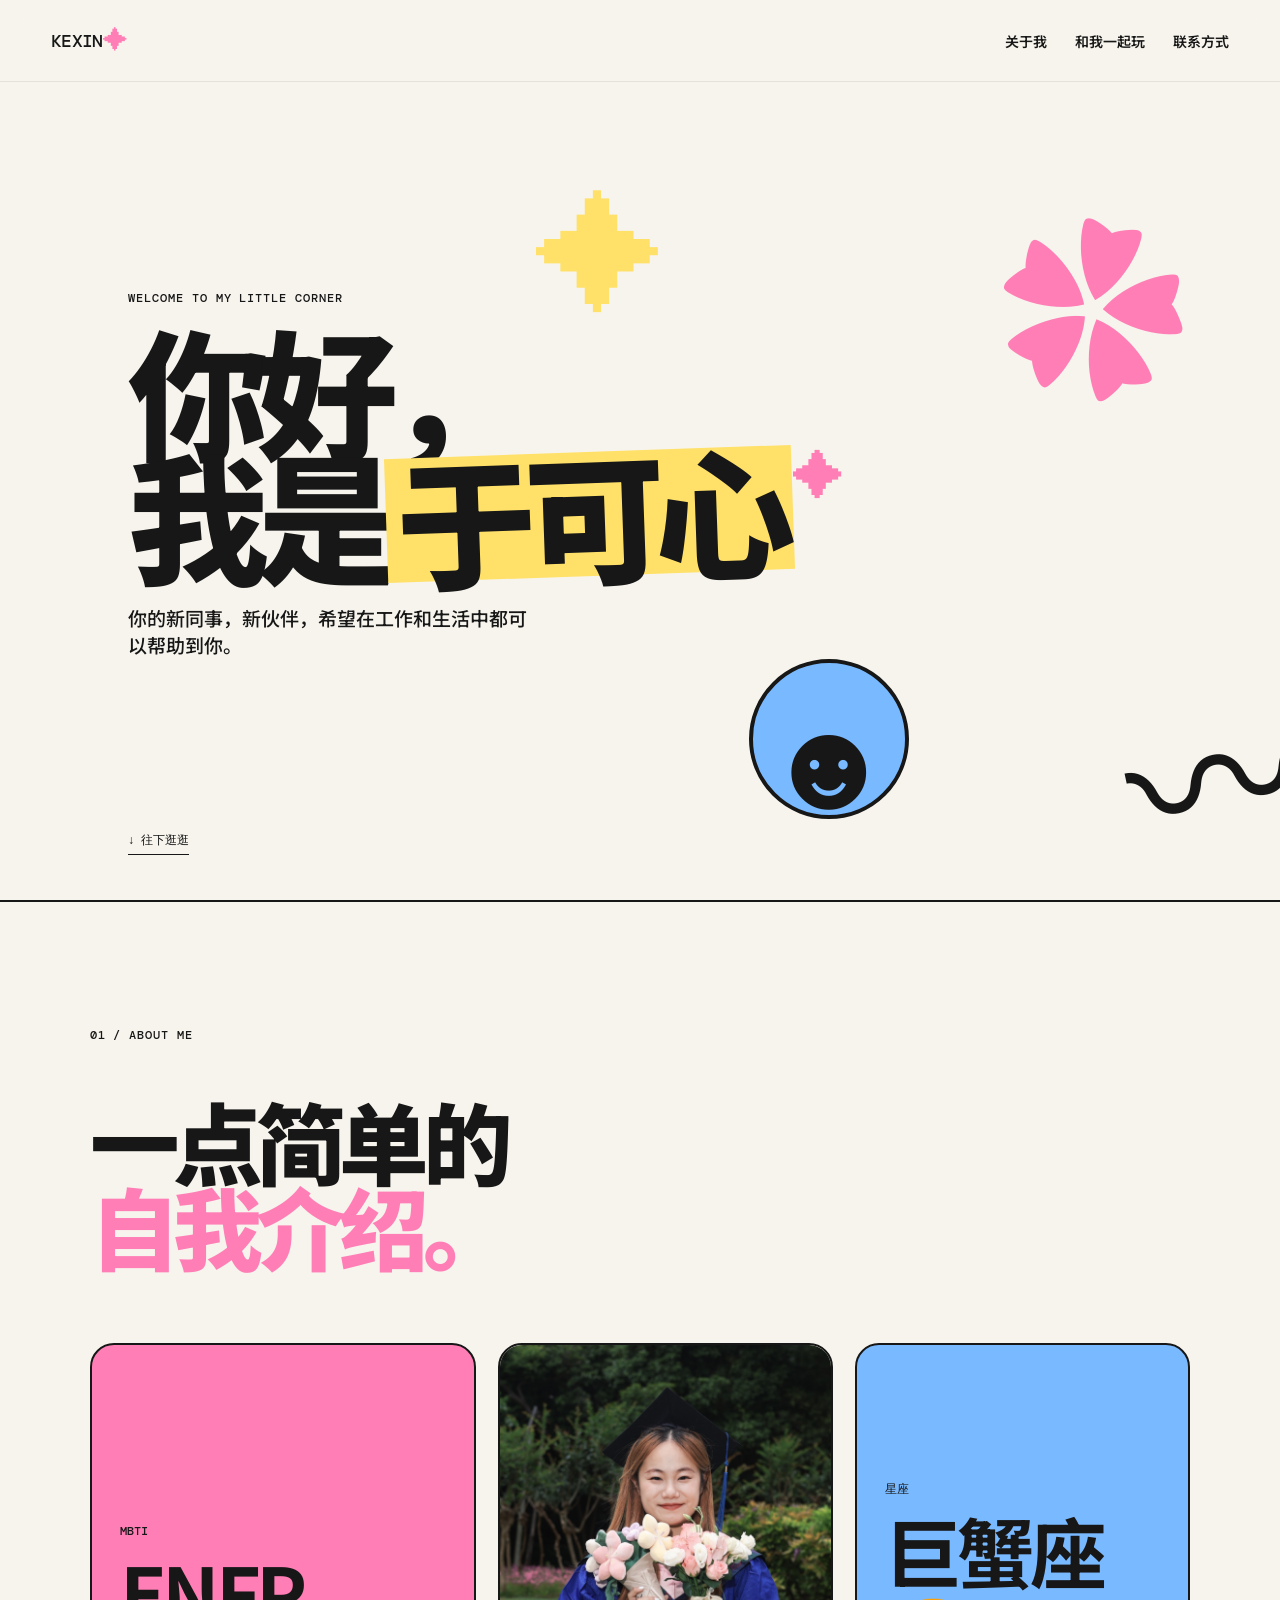
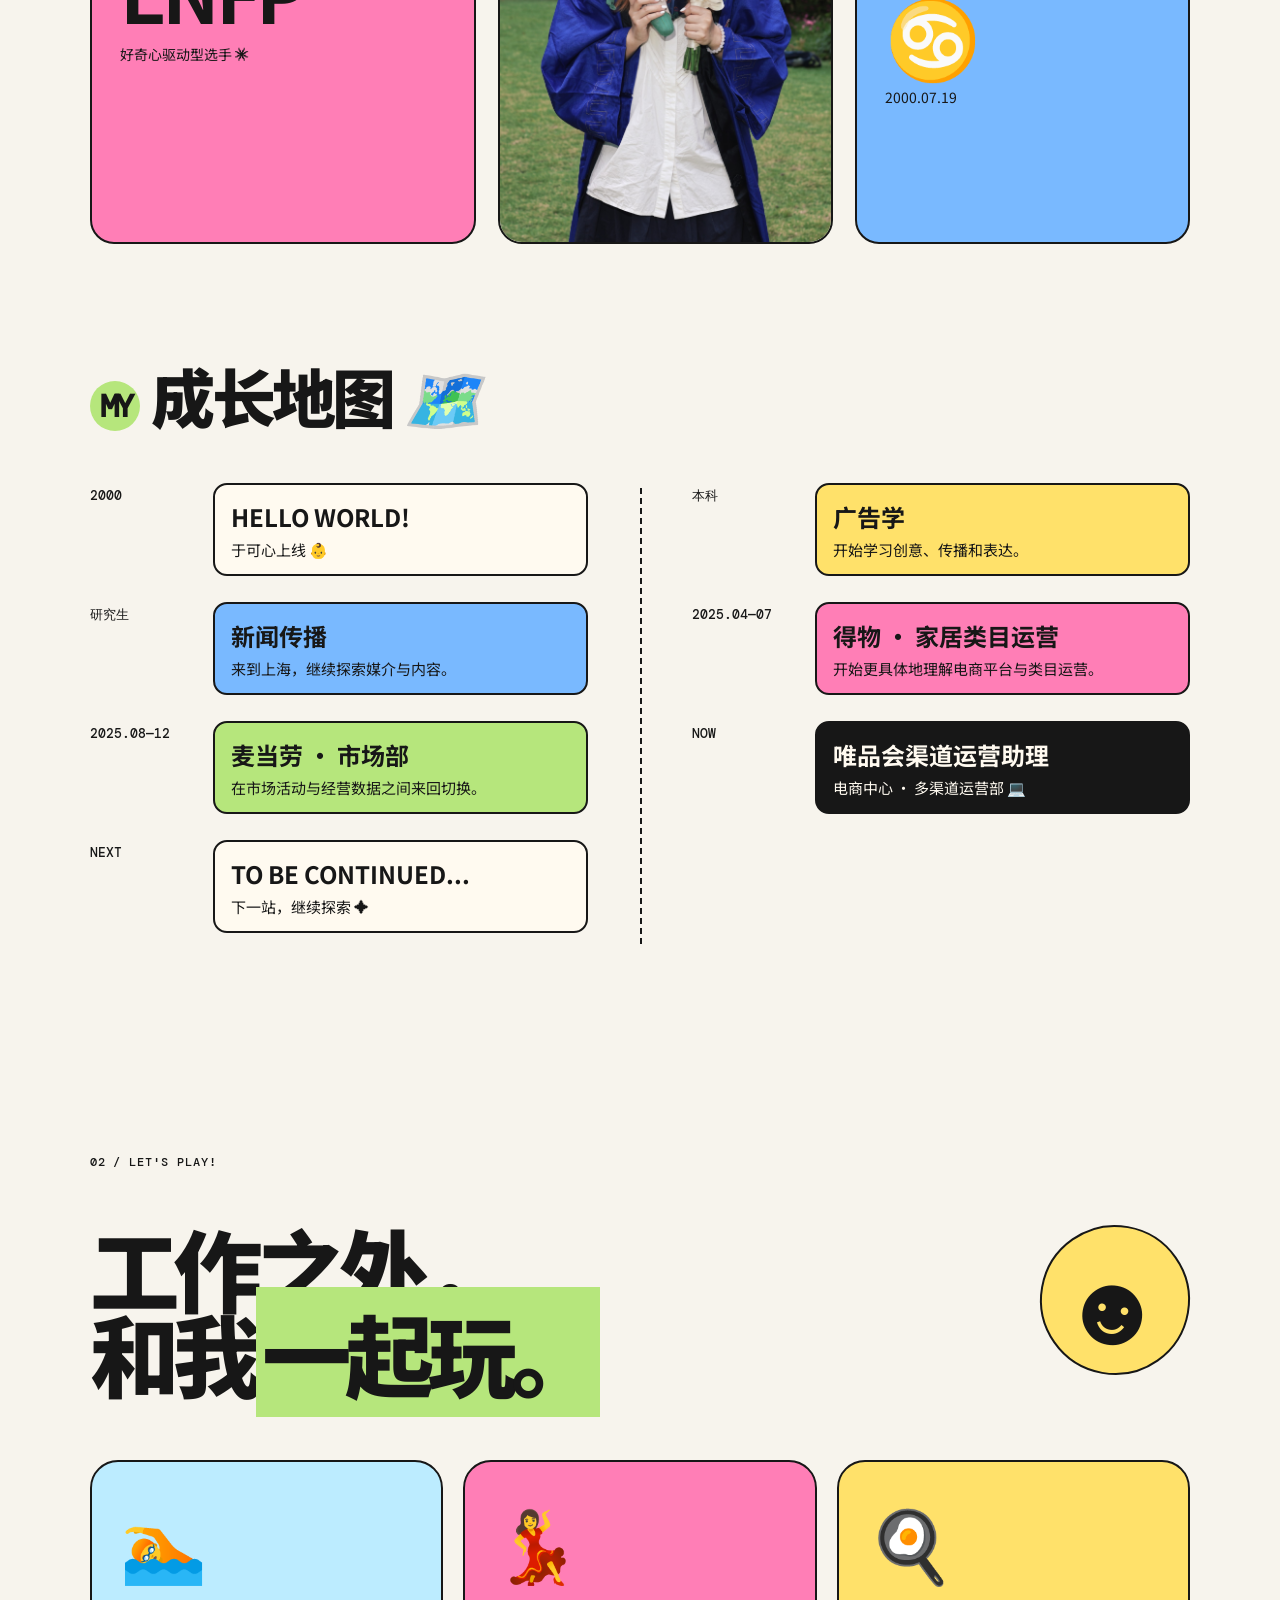
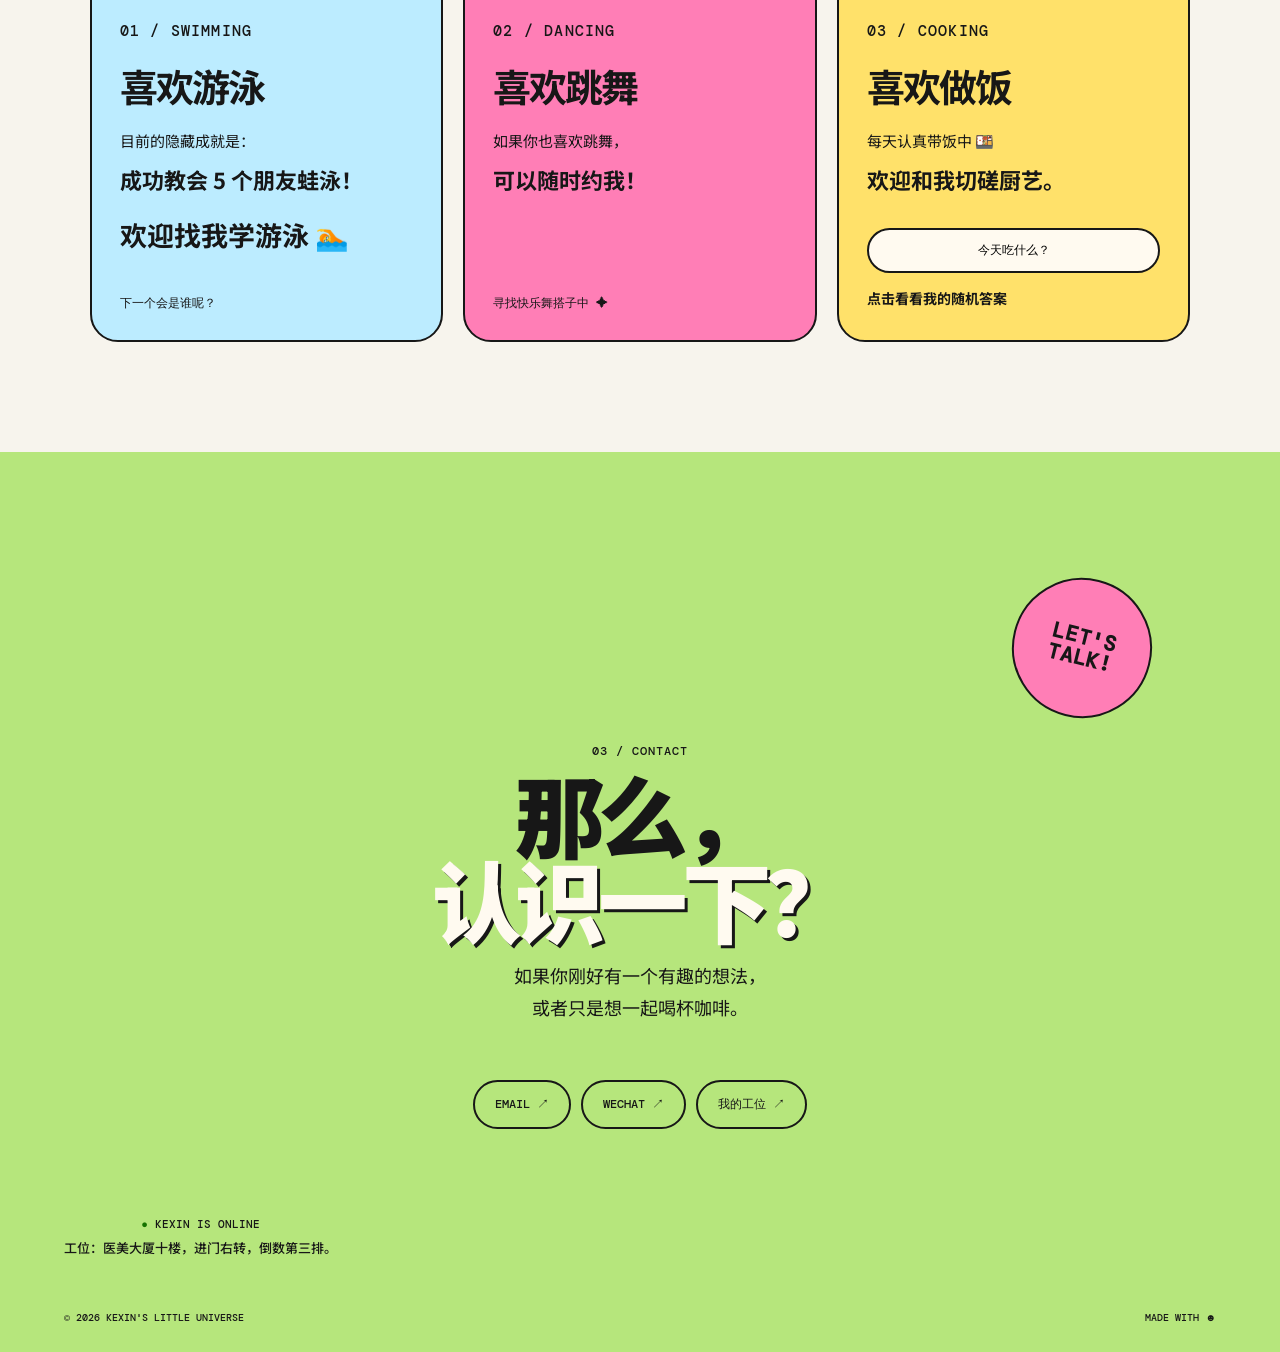
<file: index.html>
<!DOCTYPE html>
<html lang="zh-CN">
<head>
  <meta charset="UTF-8" />
  <meta name="viewport" content="width=device-width, initial-scale=1.0" />
  <title>于可心 · Personal Website</title>
  <meta name="description" content="于可心的个人网站" />
  <link rel="stylesheet" href="style.css" />
</head>
<body>
  <div class="cursor-dot"></div>

  <header class="site-header">
    <a class="logo" href="#home">KEXIN<span>✦</span></a>
    <button class="menu-toggle" aria-label="打开菜单">MENU ☻</button>
    <nav>
      <a href="#about">关于我</a>
      <a href="#play">和我一起玩</a>
      <a href="#contact">联系方式</a>
    </nav>
  </header>

  <main>
    <section id="home" class="hero section">
      <div class="hero-copy">
        <p class="eyebrow">WELCOME TO MY LITTLE CORNER</p>
        <h1>你好，<br>我是<span>于可心</span><i>✦</i></h1>
        <p class="hero-sub">你的新同事，新伙伴，希望在工作和生活中都可以帮助到你。</p>
      </div>
      <div class="hero-shapes" aria-hidden="true">
        <div class="shape flower">✿</div>
        <div class="shape bubble">☻</div>
        <div class="shape star">✦</div>
        <div class="shape squiggle">〰</div>
      </div>
      <a class="scroll-link" href="#about">↓ 往下逛逛</a>
    </section>

    <section id="about" class="section about">
      <div class="section-label">01 / ABOUT ME</div>
      <div class="about-head">
        <h2>一点简单的<br><span>自我介绍。</span></h2>
      </div>

      <div class="profile-grid">
        <article class="fact-card rotate-left">
          <span>MBTI</span>
          <strong>ENFP</strong>
          <small>好奇心驱动型选手 ✷</small>
        </article>
        <article class="fact-card photo-card">
          <img src="IMG_9147(2).JPG" alt="于可心毕业照片">
        </article>
        <article class="fact-card rotate-right">
          <span>星座</span>
          <strong>巨蟹座 ♋</strong>
          <small>2000.07.19</small>
        </article>
      </div>

      <div class="timeline-wrap">
        <div class="timeline-title"><span>MY</span> 成长地图 <i>🗺️</i></div>
        <div class="timeline compact-timeline">
          <article class="timeline-item">
            <div class="year">2000</div>
            <div class="timeline-content"><h3>HELLO WORLD!</h3><p>于可心上线 👶</p></div>
          </article>
          <article class="timeline-item">
            <div class="year">本科</div>
            <div class="timeline-content"><h3>广告学</h3><p>开始学习创意、传播和表达。</p></div>
          </article>
          <article class="timeline-item">
            <div class="year">研究生</div>
            <div class="timeline-content"><h3>新闻传播</h3><p>来到上海，继续探索媒介与内容。</p></div>
          </article>
          <article class="timeline-item">
            <div class="year">2025.04—07</div>
            <div class="timeline-content"><h3>得物 · 家居类目运营</h3><p>开始更具体地理解电商平台与类目运营。</p></div>
          </article>
          <article class="timeline-item">
            <div class="year">2025.08—12</div>
            <div class="timeline-content"><h3>麦当劳 · 市场部</h3><p>在市场活动与经营数据之间来回切换。</p></div>
          </article>
          <article class="timeline-item now">
            <div class="year">NOW</div>
            <div class="timeline-content"><h3>唯品会渠道运营助理</h3><p>电商中心 · 多渠道运营部 💻</p></div>
          </article>
          <article class="timeline-item future">
            <div class="year">NEXT</div>
            <div class="timeline-content"><h3>TO BE CONTINUED...</h3><p>下一站，继续探索 ✦</p></div>
          </article>
        </div>
      </div>
    </section>

    <section id="play" class="section play">
      <div class="section-label">02 / LET'S PLAY!</div>
      <div class="play-title">
        <h2>工作之外，<br>和我<span>一起玩。</span></h2>
        <div class="smiley">☻</div>
      </div>
      <div class="play-grid">
        <article class="play-card swim">
          <div class="card-icon">🏊</div>
          <p class="mini">01 / SWIMMING</p>
          <h3>喜欢游泳</h3>
          <p>目前的隐藏成就是：</p>
          <strong>成功教会 5 个朋友蛙泳！</strong>
          <b class="learn-swim">欢迎找我学游泳 🏊</b>
          <small>下一个会是谁呢？</small>
        </article>
        <article class="play-card dance">
          <div class="card-icon">💃</div>
          <p class="mini">02 / DANCING</p>
          <h3>喜欢跳舞</h3>
          <p>如果你也喜欢跳舞，</p>
          <strong>可以随时约我！</strong>
          <small>寻找快乐舞搭子中 ✦</small>
        </article>
        <article class="play-card cook">
          <div class="card-icon">🍳</div>
          <p class="mini">03 / COOKING</p>
          <h3>喜欢做饭</h3>
          <p>每天认真带饭中 🍱</p>
          <strong>欢迎和我切磋厨艺。</strong>
          <button id="mealButton">今天吃什么？</button>
          <div id="mealResult" class="meal-result">点击看看我的随机答案</div>
        </article>
      </div>
    </section>

    <section id="contact" class="section contact">
      <div class="contact-sticker">LET'S<br>TALK!</div>
      <p class="eyebrow">03 / CONTACT</p>
      <h2>那么，<br><span>认识一下？</span></h2>
      <p class="contact-copy">如果你刚好有一个有趣的想法，<br>或者只是想一起喝杯咖啡。</p>
      <div class="contact-links">
        <a href="mailto:ykx20000729@163.com">EMAIL ↗</a>
        <a href="tel:15516280926">WECHAT ↗</a>
        <a href="#" onclick="return false;">我的工位 ↗</a>
      </div>
      <div class="online">● KEXIN IS ONLINE <span>工位：医美大厦十楼，进门右转，倒数第三排。</span></div>
      <footer>© 2026 KEXIN'S LITTLE UNIVERSE <span>MADE WITH ☻</span></footer>
    </section>
  </main>

  <script src="script.js"></script>
</body>
</html>
</file>
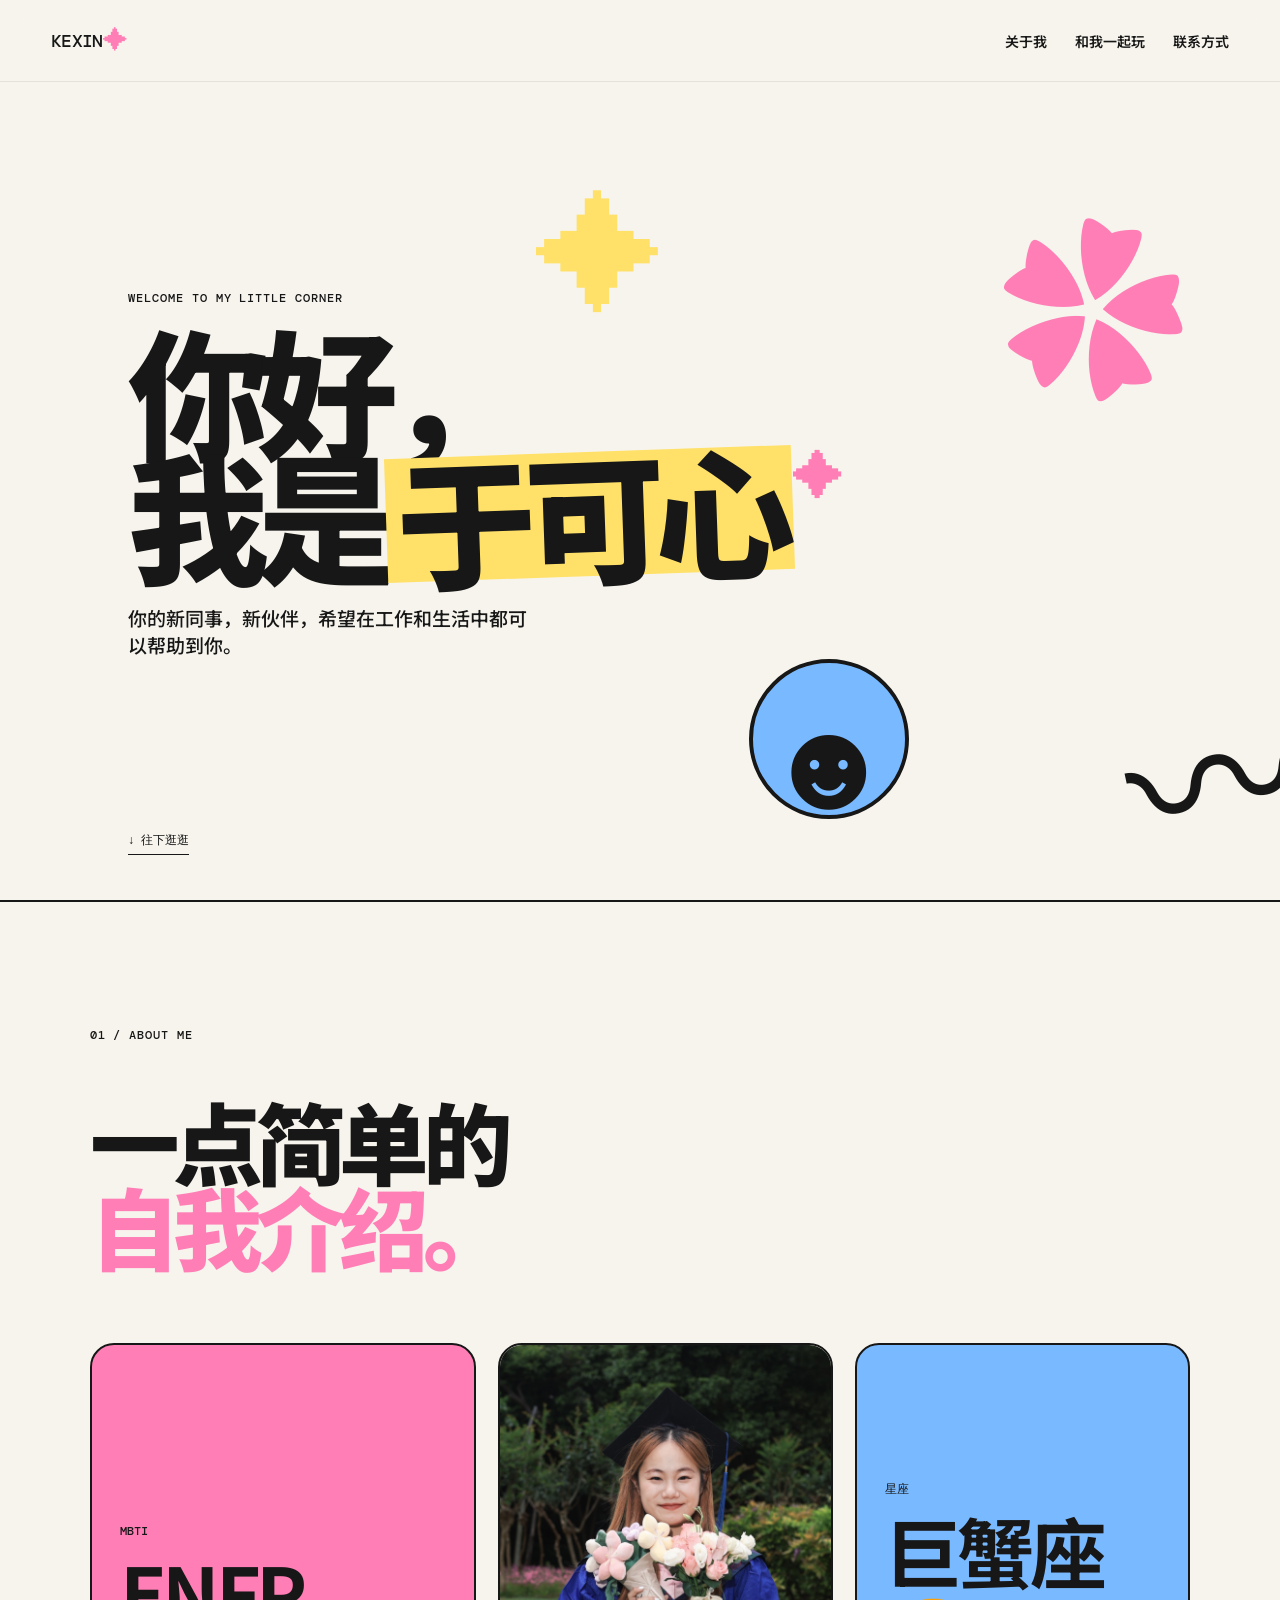
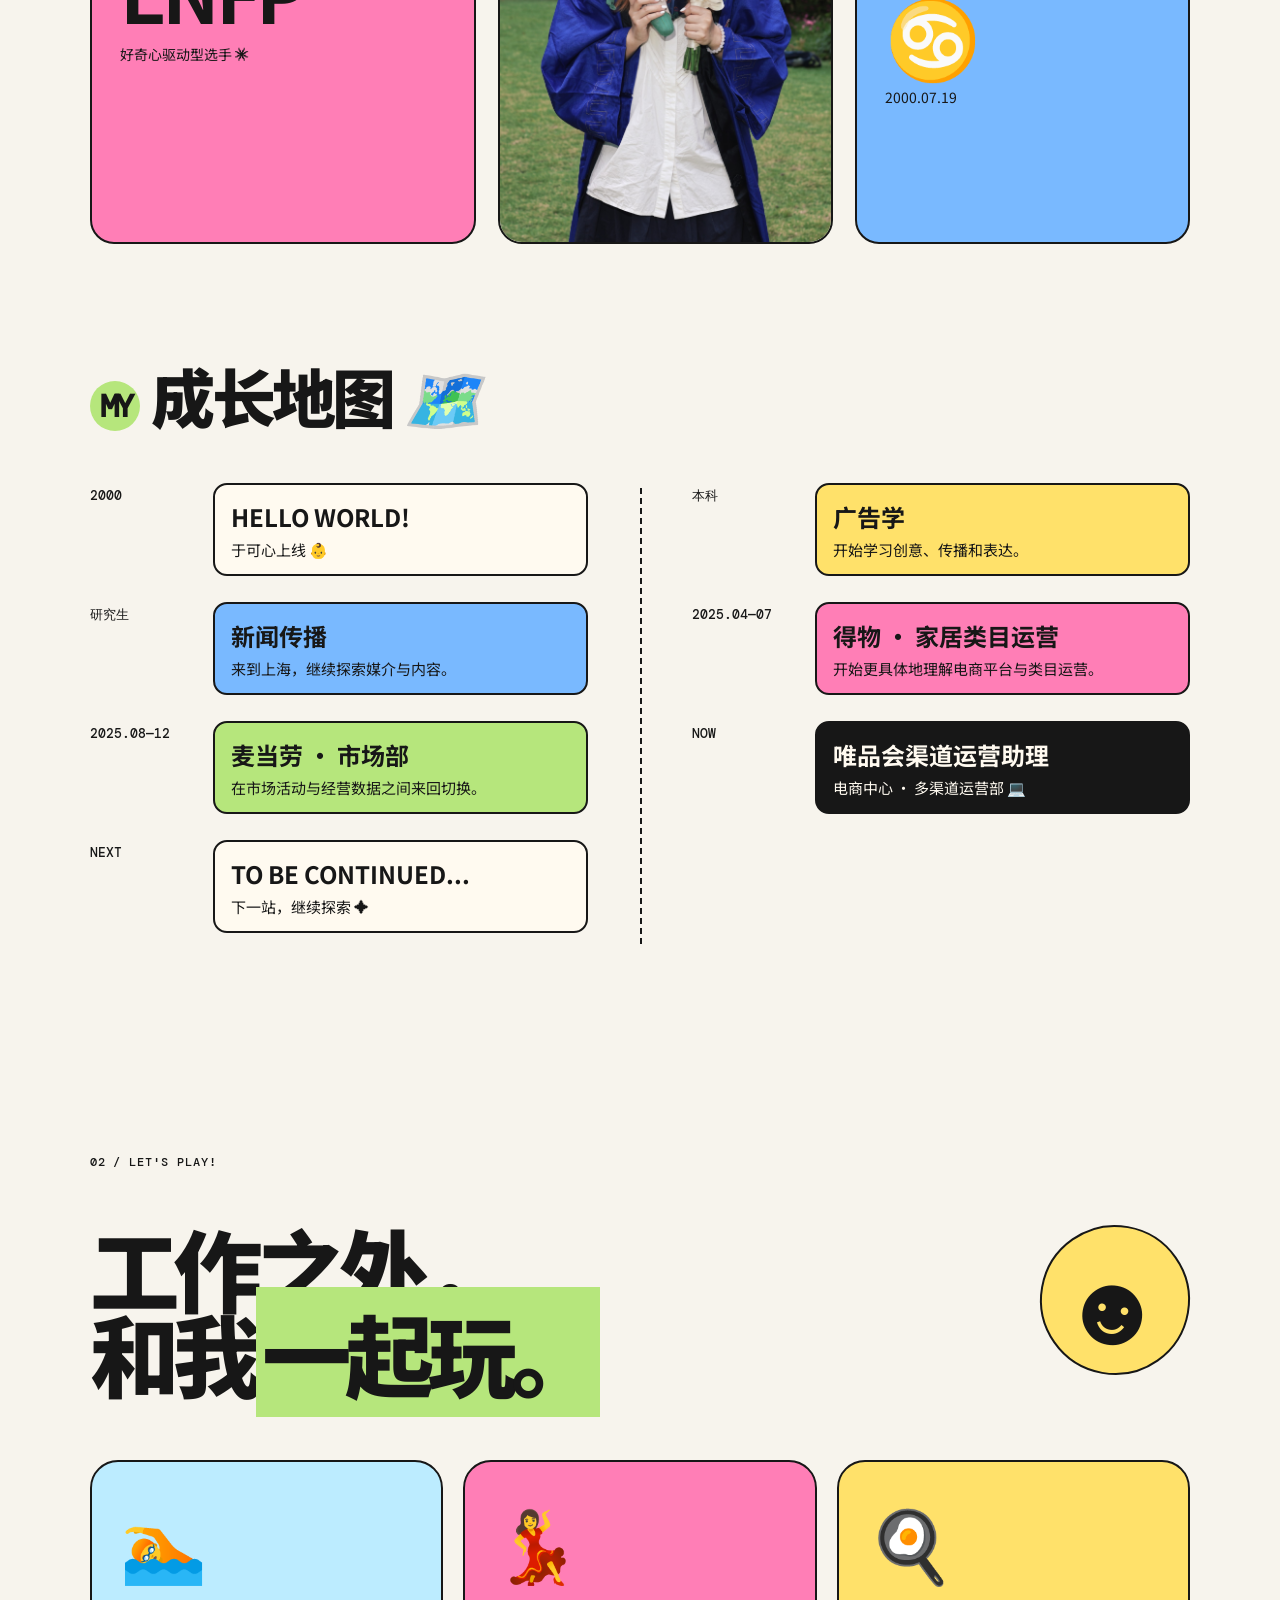
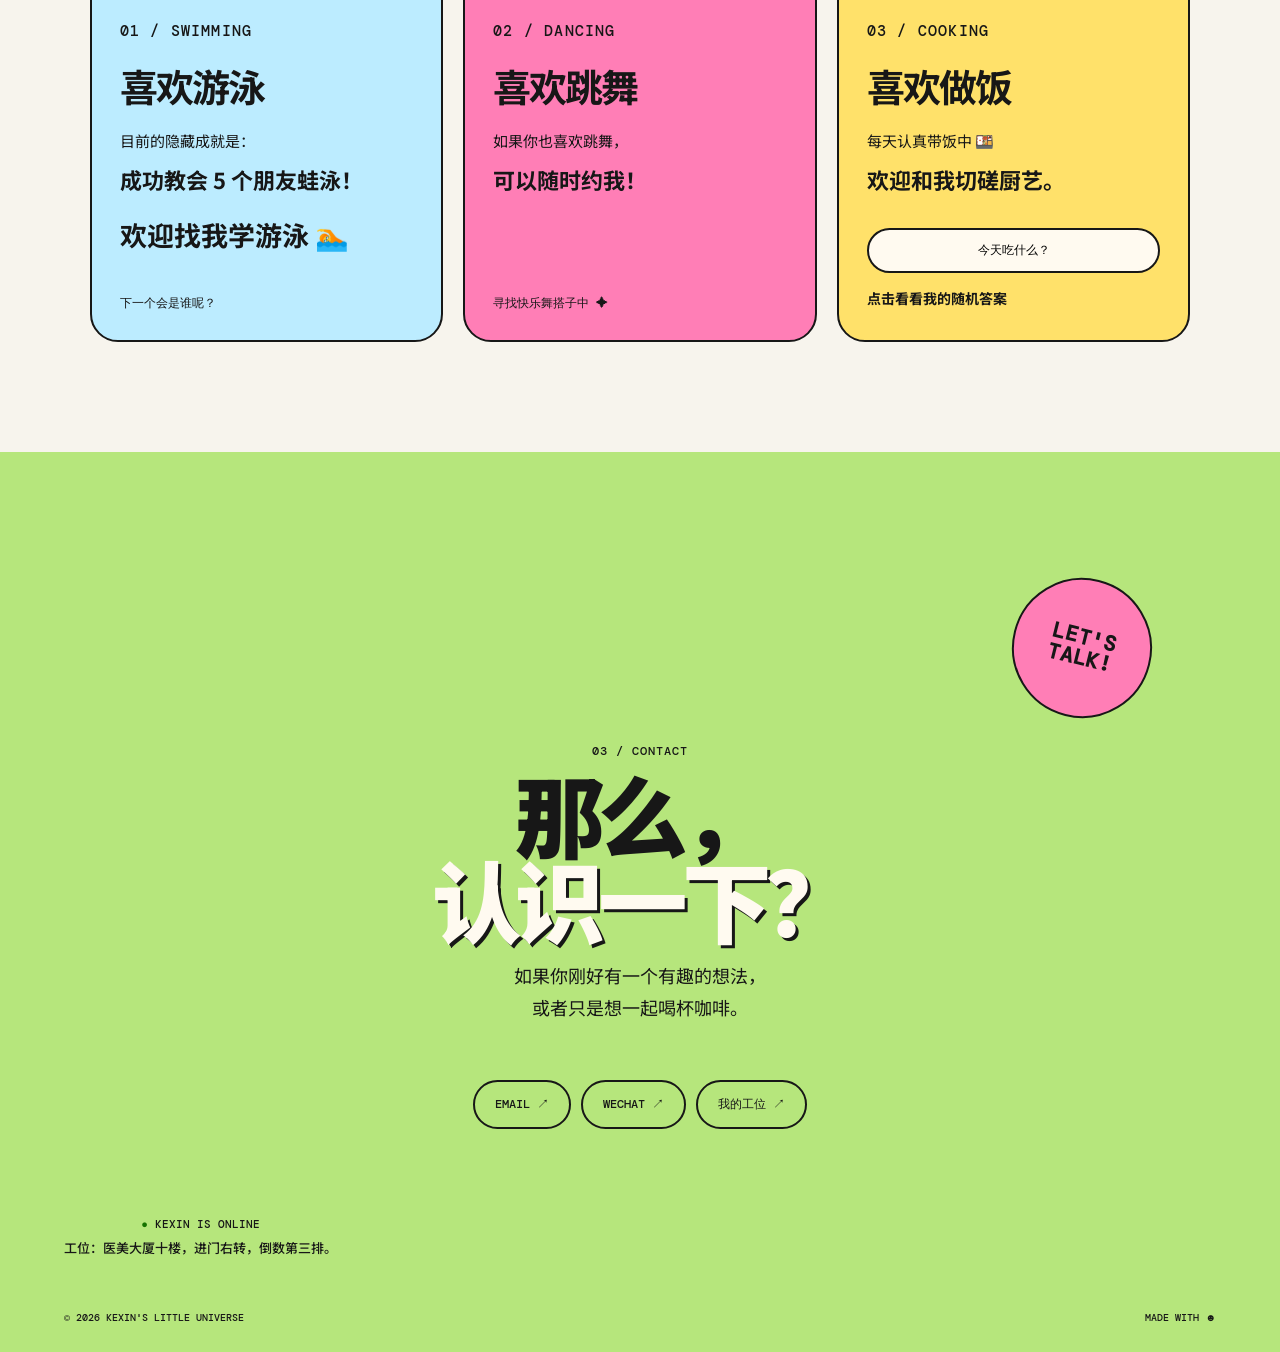
<file: index(2).html>
<!DOCTYPE html>
<html lang="zh-CN">
<head>
  <meta charset="UTF-8" />
  <meta name="viewport" content="width=device-width, initial-scale=1.0" />
  <title>于可心 · Personal Website</title>
  <meta name="description" content="于可心的个人网站" />
  <link rel="stylesheet" href="style.css" />
</head>
<body>
  <div class="cursor-dot"></div>

  <header class="site-header">
    <a class="logo" href="#home">KEXIN<span>✦</span></a>
    <button class="menu-toggle" aria-label="打开菜单">MENU ☻</button>
    <nav>
      <a href="#about">关于我</a>
      <a href="#play">和我一起玩</a>
      <a href="#contact">联系方式</a>
    </nav>
  </header>

  <main>
    <section id="home" class="hero section">
      <div class="hero-copy">
        <p class="eyebrow">WELCOME TO MY LITTLE CORNER</p>
        <h1>你好，<br>我是<span>于可心</span><i>✦</i></h1>
        <p class="hero-sub">你的新同事，新伙伴，希望在工作和生活中都可以帮助到你。</p>
      </div>
      <div class="hero-shapes" aria-hidden="true">
        <div class="shape flower">✿</div>
        <div class="shape bubble">☻</div>
        <div class="shape star">✦</div>
        <div class="shape squiggle">〰</div>
      </div>
      <a class="scroll-link" href="#about">↓ 往下逛逛</a>
    </section>

    <section id="about" class="section about">
      <div class="section-label">01 / ABOUT ME</div>
      <div class="about-head">
        <h2>一点简单的<br><span>自我介绍。</span></h2>
        
      </div>

      <div class="profile-grid">
        <article class="fact-card rotate-left">
          <span>MBTI</span>
          <strong>ENFP</strong>
          <small>好奇心驱动型选手 ✷</small>
        </article>
        <article class="fact-card photo-card">
          <img src="IMG_9147(2).JPG" alt="于可心毕业照片">
        </article>
        <article class="fact-card rotate-right">
          <span>星座</span>
          <strong>巨蟹座 ♋</strong>
          <small>2000.07.19</small>
        </article>
      </div>

      <div class="timeline-wrap">
        <div class="timeline-title"><span>MY</span> 成长地图 <i>🗺️</i></div>
        <div class="timeline compact-timeline">
          <article class="timeline-item">
            <div class="year">2000</div>
            <div class="timeline-content"><h3>HELLO WORLD!</h3><p>于可心上线 👶</p></div>
          </article>
          <article class="timeline-item">
            <div class="year">本科</div>
            <div class="timeline-content"><h3>广告学</h3><p>开始学习创意、传播和表达。</p></div>
          </article>
          <article class="timeline-item">
            <div class="year">研究生</div>
            <div class="timeline-content"><h3>新闻传播</h3><p>来到上海，继续探索媒介与内容。</p></div>
          </article>
          <article class="timeline-item">
            <div class="year">2025.04—07</div>
            <div class="timeline-content"><h3>得物 · 家居类目运营</h3><p>开始更具体地理解电商平台与类目运营。</p></div>
          </article>
          <article class="timeline-item">
            <div class="year">2025.08—12</div>
            <div class="timeline-content"><h3>麦当劳 · 市场部</h3><p>在市场活动与经营数据之间来回切换。</p></div>
          </article>
          <article class="timeline-item now">
            <div class="year">NOW</div>
            <div class="timeline-content"><h3>唯品会渠道运营助理</h3><p>电商中心 · 多渠道运营部 💻</p></div>
          </article>
          <article class="timeline-item future">
            <div class="year">NEXT</div>
            <div class="timeline-content"><h3>TO BE CONTINUED...</h3><p>下一站，继续探索 ✦</p></div>
          </article>
        </div>
      </div>
    </section>

    <section id="play" class="section play">
      <div class="section-label">02 / LET'S PLAY!</div>
      <div class="play-title">
        <h2>工作之外，<br>和我<span>一起玩。</span></h2>
        <div class="smiley">☻</div>
      </div>
      <div class="play-grid">
        <article class="play-card swim">
          <div class="card-icon">🏊</div>
          <p class="mini">01 / SWIMMING</p>
          <h3>喜欢游泳</h3>
          <p>目前的隐藏成就是：</p>
          <strong>成功教会 5 个朋友蛙泳！</strong>
          <b class="learn-swim">欢迎找我学游泳 🏊</b>
          <small>下一个会是谁呢？</small>
        </article>
        <article class="play-card dance">
          <div class="card-icon">💃</div>
          <p class="mini">02 / DANCING</p>
          <h3>喜欢跳舞</h3>
          <p>如果你也喜欢跳舞，</p>
          <strong>可以随时约我！</strong>
          <small>寻找快乐舞搭子中 ✦</small>
        </article>
        <article class="play-card cook">
          <div class="card-icon">🍳</div>
          <p class="mini">03 / COOKING</p>
          <h3>喜欢做饭</h3>
          <p>每天认真带饭中 🍱</p>
          <strong>欢迎和我切磋厨艺。</strong>
          <button id="mealButton">今天吃什么？</button>
          <div id="mealResult" class="meal-result">点击看看我的随机答案</div>
        </article>
      </div>
    </section>

    <section id="contact" class="section contact">
      <div class="contact-sticker">LET'S<br>TALK!</div>
      <p class="eyebrow">03 / CONTACT</p>
      <h2>那么，<br><span>认识一下？</span></h2>
      <p class="contact-copy">如果你刚好有一个有趣的想法，<br>或者只是想一起喝杯咖啡。</p>
      <div class="contact-links">
        <a href="mailto:ykx20000729@163.com">EMAIL ↗</a>
        <a href="tel:15516280926">WECHAT ↗</a>
        <a href="#" onclick="return false;">我的工位 ↗</a>
      </div>
      <div class="online">● KEXIN IS ONLINE <span>工位：医美大厦十楼，进门右转，倒数第三排。</span></div>
      <footer>© 2026 KEXIN'S LITTLE UNIVERSE <span>MADE WITH ☻</span></footer>
    </section>
  </main>

  <script src="script.js"></script>
</body>
</html>
</file>
<file: style.css>
@import url('https://fonts.googleapis.com/css2?family=DM+Mono:wght@400;500&family=Noto+Sans+SC:wght@400;500;600;700;800;900&display=swap');

:root{
  --ink:#171717; --paper:#f7f4ed; --pink:#ff7eb6; --blue:#79b9ff;
  --yellow:#ffe16a; --green:#b6e67c; --cream:#fffaf0;
}

*{box-sizing:border-box}
html{scroll-behavior:smooth}
body{margin:0;background:var(--paper);color:var(--ink);font-family:"Noto Sans SC",sans-serif;overflow-x:hidden}
a{color:inherit;text-decoration:none}
.site-header{height:82px;position:fixed;z-index:20;inset:0 0 auto;display:flex;align-items:center;justify-content:space-between;padding:0 4vw;background:rgba(247,244,237,.82);backdrop-filter:blur(12px);border-bottom:1px solid rgba(23,23,23,.08)}
.logo{font-family:"DM Mono";font-size:18px;font-weight:500;letter-spacing:-.04em}.logo span{color:var(--pink);font-size:25px;vertical-align:-2px}
nav{display:flex;gap:28px;font-size:14px;font-weight:600}nav a{position:relative}nav a:after{content:"";position:absolute;left:0;bottom:-5px;width:0;height:2px;background:var(--ink);transition:.25s}nav a:hover:after{width:100%}
.menu-toggle{display:none;border:0;background:none;font:600 13px "DM Mono";cursor:pointer}
.section{min-height:100vh;padding:125px 7vw 70px;position:relative}
.hero{display:flex;align-items:center;padding-left:10vw;overflow:hidden}
.hero-copy{position:relative;z-index:2}.eyebrow,.section-label,.mini{font:500 12px "DM Mono";letter-spacing:.08em}.hero h1{font-size:clamp(72px,11vw,178px);line-height:.88;letter-spacing:-.085em;margin:22px 0 28px;font-weight:900}.hero h1 span{display:inline-block;background:var(--yellow);padding:0 .07em;transform:rotate(-2deg)}.hero h1 i{font-style:normal;font-size:.35em;color:var(--pink);vertical-align:top}.hero-sub{font-size:17px;font-weight:500}.scroll-link{position:absolute;bottom:45px;left:10vw;font:500 12px "DM Mono";border-bottom:1px solid var(--ink);padding-bottom:5px}
.hero-shapes .shape{position:absolute;display:grid;place-items:center;animation:float 5s ease-in-out infinite}.flower{font-size:190px;color:var(--pink);right:7%;top:18%;transform:rotate(14deg)}.bubble{font-size:125px;right:29%;bottom:9%;background:var(--blue);border:4px solid var(--ink);width:160px;height:160px;border-radius:50%;animation-delay:-1s!important}.star{font-size:130px;color:var(--yellow);right:48%;top:17%;animation-delay:-2s!important}.squiggle{font-size:180px;right:-2%;bottom:0;transform:rotate(-12deg);animation-delay:-3s!important}
@keyframes float{50%{translate:0 -13px;rotate:3deg}}

.about{border-top:2px solid var(--ink)}.section-label{margin-bottom:55px}.about-head{display:grid;grid-template-columns:1.3fr .7fr;gap:50px;align-items:end}.about h2,.experience h2,.play h2,.contact h2{font-size:clamp(50px,7vw,108px);letter-spacing:-.075em;line-height:.95;margin:0;font-weight:900}.about h2 span{color:var(--pink)}.about-head>p{font-size:18px;line-height:1.7;margin:0 0 8px}
.profile-grid{display:grid;grid-template-columns:1fr 1fr;gap:22px;max-width:820px;margin:75px auto 105px}.fact-card{min-height:230px;border:2px solid var(--ink);border-radius:24px;padding:28px;display:flex;flex-direction:column;align-items:flex-start;justify-content:center;transition:.25s}.fact-card:hover{translate:0 -8px;box-shadow:8px 9px 0 var(--ink)}.fact-card:first-child{background:var(--pink)}.fact-card:last-child{background:var(--blue)}.fact-card span{font:500 12px "DM Mono"}.fact-card strong{font-size:clamp(48px,6vw,78px);letter-spacing:-.06em;line-height:1.1;margin:10px 0}.fact-card small{font-size:14px}
.timeline-wrap{max-width:1100px;margin:auto}.timeline-title{font-size:clamp(40px,5vw,76px);font-weight:900;letter-spacing:-.06em;margin-bottom:42px}.timeline-title span{font-family:"DM Mono";font-size:.5em;background:var(--green);padding:4px 10px;border-radius:99px;vertical-align:middle}.timeline{border-left:2px solid var(--ink);margin-left:18%;padding-left:55px}.timeline-item{display:grid;grid-template-columns:140px 1fr;gap:25px;position:relative;padding:0 0 45px}.timeline-item:before{content:"";width:15px;height:15px;background:var(--paper);border:2px solid var(--ink);border-radius:50%;position:absolute;left:-64px;top:5px}.timeline-item.now:before{background:var(--pink);width:22px;height:22px;left:-67px;top:1px}.year{font:500 13px "DM Mono";padding-top:4px}.timeline-content h3{font-size:24px;margin:0 0 5px}.timeline-content p{margin:0;font-size:15px}.future .timeline-content{border:2px dashed var(--ink);padding:18px;border-radius:15px}

.experience{background:var(--ink);color:var(--cream)}.light{color:var(--yellow)}.experience-intro{display:flex;justify-content:space-between;align-items:end;margin-bottom:70px}.experience h2 span{color:var(--yellow)}.experience-intro p{font-size:16px}.company-stack{max-width:1100px;margin:auto}.company-card{min-height:245px;border-radius:25px;border:2px solid var(--ink);padding:32px 40px;display:grid;grid-template-columns:120px 1fr auto;align-items:center;margin-top:-10px;transition:.25s;cursor:default}.company-card:hover{transform:translateX(12px) rotate(.5deg)}.card-mcd{background:var(--yellow);color:var(--ink)}.card-poizon{background:var(--blue);color:var(--ink)}.company-number{font:500 13px "DM Mono";align-self:start}.company-card h3{font-size:clamp(50px,7vw,95px);letter-spacing:-.075em;line-height:.9;margin:0}.company-card h3 em{font-style:normal;font-size:.55em}.company-card p{font-size:18px;margin:13px 0 0}.arrow{font-size:48px;transition:.25s}.company-card:hover .arrow{transform:rotate(45deg)}

.play{padding-bottom:110px}.play-title{display:flex;justify-content:space-between;align-items:start;margin-bottom:65px}.play h2 span{background:var(--green);padding:0 .06em}.smiley{font-size:100px;background:var(--yellow);width:150px;height:150px;border-radius:50%;border:2px solid var(--ink);display:grid;place-items:center;transform:rotate(10deg)}.play-grid{display:grid;grid-template-columns:repeat(3,1fr);gap:20px}.play-card{border:2px solid var(--ink);border-radius:28px;padding:28px;min-height:470px;position:relative;display:flex;flex-direction:column;transition:.25s}.play-card:hover{transform:translateY(-9px)}.swim{background:#bcecff}.dance{background:var(--pink)}.cook{background:var(--yellow)}.card-icon{font-size:70px;margin-bottom:25px}.play-card h3{font-size:38px;letter-spacing:-.05em;margin:12px 0}.play-card p{margin:5px 0;font-size:15px}.play-card strong{font-size:22px;line-height:1.4;margin:8px 0}.play-card small{margin-top:auto;font:500 12px "DM Mono"}#mealButton{margin-top:25px;border:2px solid var(--ink);background:var(--cream);border-radius:99px;padding:12px 16px;font:500 12px "DM Mono";cursor:pointer;transition:.2s}#mealButton:hover{background:var(--ink);color:var(--cream)}.meal-result{font-size:14px;margin-top:15px;min-height:24px;font-weight:700}

.contact{min-height:100vh;background:var(--green);display:flex;flex-direction:column;align-items:center;text-align:center;justify-content:center;overflow:hidden}.contact h2 span{color:var(--cream);text-shadow:3px 3px 0 var(--ink)}.contact-copy{font-size:18px;line-height:1.8}.contact-links{display:flex;gap:10px;margin-top:38px}.contact-links a{border:2px solid var(--ink);padding:14px 20px;border-radius:99px;font:500 12px "DM Mono";transition:.2s}.contact-links a:hover{background:var(--ink);color:var(--cream);transform:translateY(-4px)}.contact-sticker{position:absolute;right:10%;top:14%;background:var(--pink);border:2px solid var(--ink);border-radius:50%;width:140px;height:140px;display:grid;place-items:center;font:900 21px/1 "DM Mono";transform:rotate(14deg)}.online{position:absolute;left:5vw;bottom:95px;font:500 11px "DM Mono"}.online:first-letter{color:#167300}.online span{display:block;margin-top:7px;font-family:"Noto Sans SC";font-size:13px}footer{position:absolute;bottom:28px;left:5vw;right:5vw;display:flex;justify-content:space-between;font:500 10px "DM Mono"}

@media(max-width:760px){.site-header{height:68px;padding:0 6vw}nav{display:none}nav.open{display:flex;position:absolute;top:68px;left:0;right:0;background:var(--paper);padding:24px 6vw;flex-direction:column;gap:20px;border-bottom:2px solid var(--ink)}.menu-toggle{display:block}.section{padding:105px 6vw 55px}.hero{padding-left:8vw}.hero h1{font-size:19vw}.hero-sub{font-size:14px}.flower{font-size:105px;right:2%;top:24%}.bubble{width:95px;height:95px;font-size:70px;right:8%;bottom:18%}.star{font-size:70px;right:42%;top:18%}.squiggle{font-size:100px}.scroll-link{left:8vw}.about-head,.experience-intro{display:block}.about-head>p{margin-top:28px;font-size:15px}.profile-grid{margin:50px 0 70px;gap:12px}.fact-card{min-height:180px;padding:18px;border-radius:18px}.fact-card strong{font-size:35px}.timeline{margin-left:12px;padding-left:30px}.timeline-item{grid-template-columns:72px 1fr;gap:12px;padding-bottom:36px}.timeline-item:before{left:-39px}.timeline-item.now:before{left:-42px}.timeline-content h3{font-size:18px}.timeline-content p{font-size:13px}.company-card{grid-template-columns:1fr auto;padding:25px;min-height:210px}.company-number{grid-column:1/-1}.company-card h3{font-size:58px}.play-title .smiley{width:80px;height:80px;font-size:55px}.play-grid{grid-template-columns:1fr}.play-card{min-height:360px}.contact-sticker{width:90px;height:90px;font-size:14px;right:4%;top:8%}.contact-links{flex-wrap:wrap;justify-content:center}.online{position:static;margin-top:45px}footer{position:absolute;bottom:20px}.contact h2{font-size:19vw}}

.current-role{font-size:18px!important;line-height:1.9!important}.current-role strong{background:var(--yellow);padding:1px 6px}
.profile-grid{grid-template-columns:1.15fr 1fr 1fr;max-width:1100px;align-items:stretch}
.role-card{background:var(--ink);color:var(--cream);border:2px solid var(--ink);border-radius:24px;padding:28px;display:flex;flex-direction:column;justify-content:center}
.role-card>span{font:500 11px "DM Mono";color:var(--green);letter-spacing:.08em}.role-card>strong{font-size:26px;line-height:1.35;margin-top:12px}.role-card p{font-size:15px;margin:10px 0 20px}.role-card blockquote{margin:0;border-top:1px solid rgba(255,255,255,.3);padding-top:17px;font-size:14px;line-height:1.7}.role-card b{color:var(--yellow);font-size:16px}
.compact-timeline{display:grid;grid-template-columns:1fr 1fr;gap:0 52px;border-left:0;margin-left:0;padding-left:0;position:relative}
.compact-timeline:before{content:"";position:absolute;left:50%;top:5px;bottom:15px;border-left:2px dashed var(--ink)}
.compact-timeline .timeline-item{grid-template-columns:108px 1fr;gap:15px;padding:0 0 26px;margin:0}
.compact-timeline .timeline-item:before{display:none}
.compact-timeline .timeline-item:nth-child(odd){padding-right:26px}
.compact-timeline .timeline-item:nth-child(even){padding-left:26px}
.compact-timeline .timeline-item:nth-child(odd) .timeline-content{background:var(--cream)}
.compact-timeline .timeline-content{border:2px solid var(--ink);border-radius:14px;padding:14px 16px;transition:.25s}
.compact-timeline .timeline-item:hover .timeline-content{transform:translateY(-4px);box-shadow:5px 5px 0 var(--ink)}
.compact-timeline .timeline-item:nth-child(2) .timeline-content{background:var(--yellow)}
.compact-timeline .timeline-item:nth-child(3) .timeline-content{background:var(--blue)}
.compact-timeline .timeline-item:nth-child(4) .timeline-content{background:var(--pink)}
.compact-timeline .timeline-item:nth-child(5) .timeline-content{background:var(--green)}
.compact-timeline .now .timeline-content{background:var(--ink)!important;color:var(--cream)}
.company-card small{display:block;margin-top:10px;font:500 11px "DM Mono";letter-spacing:.02em}
.learn-swim{font-size:27px;line-height:1.35;margin-top:14px;display:block}
.hero-sub{max-width:400px;font-size:19px}
@media(max-width:900px){.profile-grid{grid-template-columns:1fr 1fr}.role-card{grid-column:1/-1;min-height:200px}.compact-timeline{grid-template-columns:1fr}.compact-timeline:before{display:none}.compact-timeline .timeline-item,.compact-timeline .timeline-item:nth-child(even),.compact-timeline .timeline-item:nth-child(odd){padding:0 0 15px;grid-template-columns:95px 1fr}.compact-timeline .timeline-content{padding:12px 14px}}
@media(max-width:560px){.profile-grid{grid-template-columns:1fr}.role-card{grid-column:auto}.compact-timeline .timeline-item{grid-template-columns:82px 1fr}.learn-swim{font-size:23px}.company-card small{font-size:10px}.current-role{font-size:16px!important}}

.hero-photo-wrap{position:absolute;right:6vw;bottom:0;width:min(28vw,360px);z-index:1;display:flex;align-items:flex-end;justify-content:center}
.hero-photo{width:100%;height:auto;max-height:82vh;object-fit:contain;object-position:center bottom;filter:saturate(.98);-webkit-mask-image:linear-gradient(to right,transparent 0%,black 18%,black 82%,transparent 100%);mask-image:linear-gradient(to right,transparent 0%,black 18%,black 82%,transparent 100%)}
@media(max-width:900px){.hero-photo-wrap{width:38vw;right:0;opacity:.9}.hero-photo{max-height:65vh}}

.photo-card{padding:0;overflow:hidden;min-height:230px}
.photo-card img{width:100%;height:100%;min-height:230px;object-fit:cover;object-position:center 28%;display:block}
</file>
